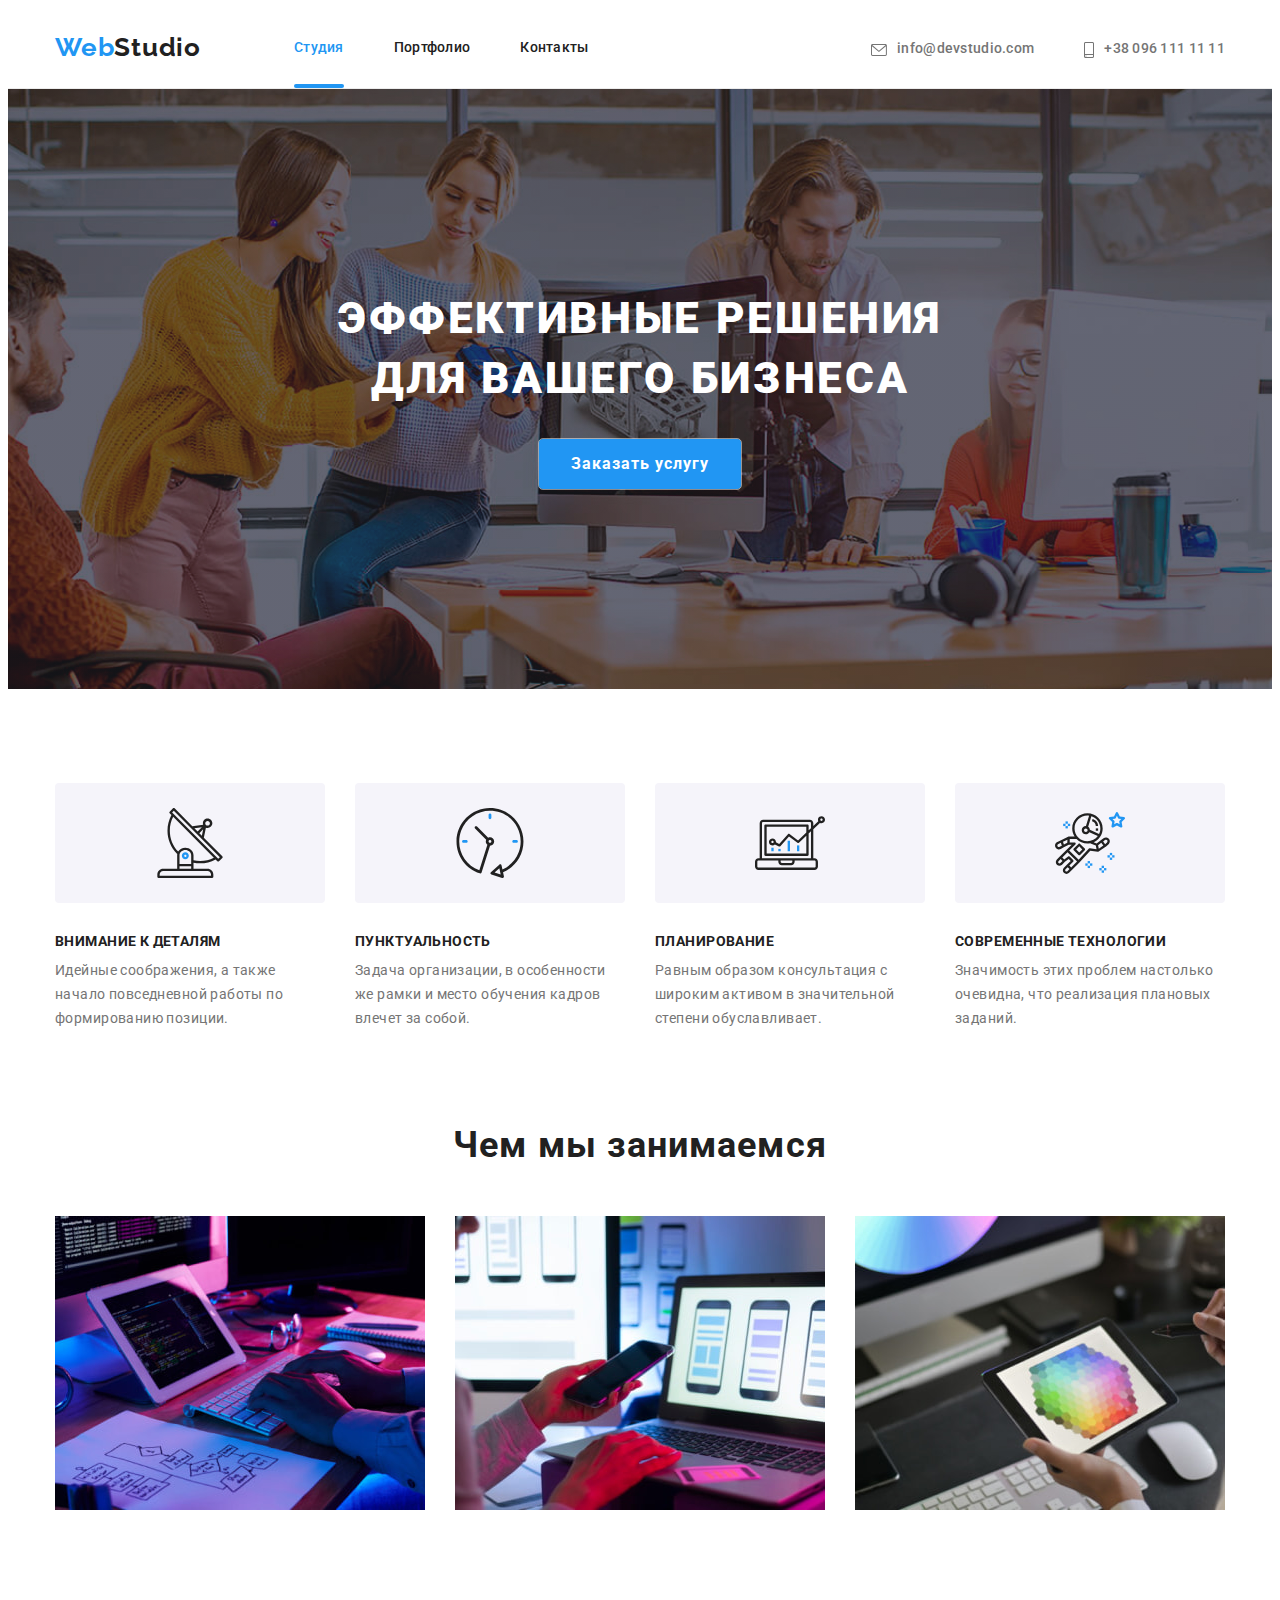
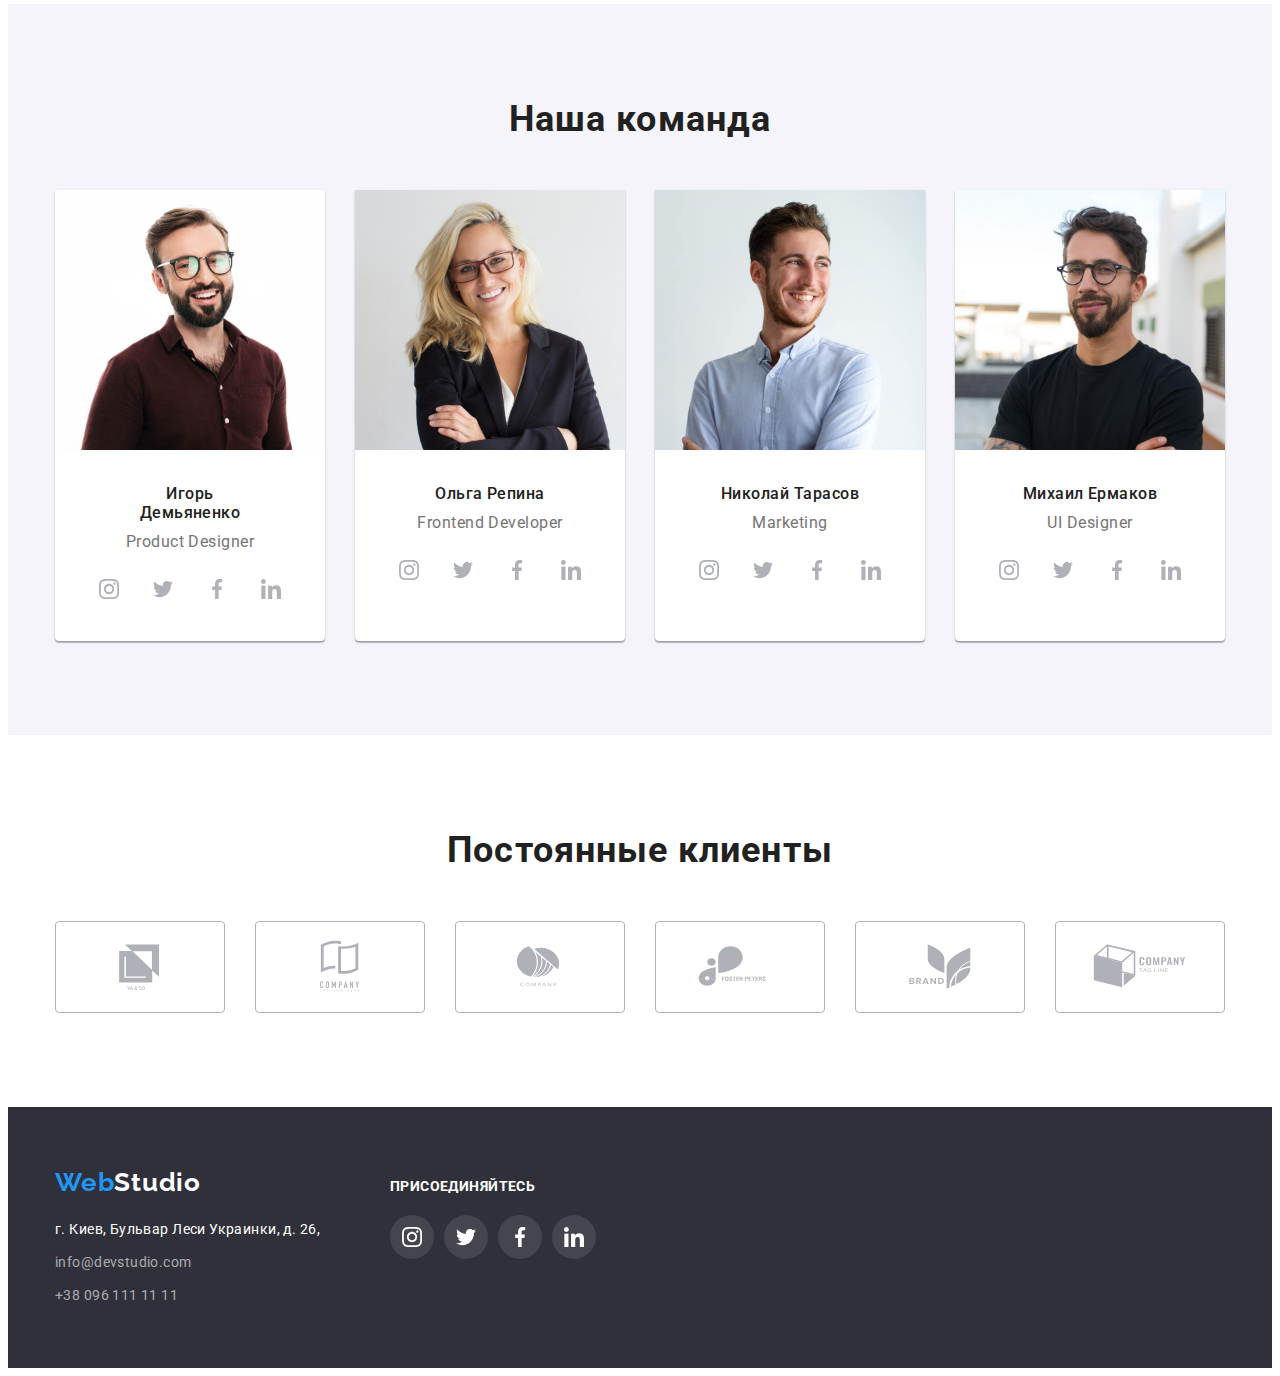
<file: index.html>
<!DOCTYPE html>
<html lang="en">
<head>
    <link rel="stylesheet" href="https://cdnjs.cloudflare.com/ajax/libs/modern-normalize/1.1.0/modern-normalize.min.css" integrity="sha512-wpPYUAdjBVSE4KJnH1VR1HeZfpl1ub8YT/NKx4PuQ5NmX2tKuGu6U/JRp5y+Y8XG2tV+wKQpNHVUX03MfMFn9Q==" crossorigin="anonymous" referrerpolicy="no-referrer" />
    <link rel="stylesheet" href="./styles/styles.css">
    <meta charset="UTF-8">
    <meta http-equiv="X-UA-Compatible" content="IE=edge">
    <meta name="viewport" content="width=device-width, initial-scale=1.0">
    <link rel="preconnect" href="https://fonts.googleapis.com"> 
    <link rel="preconnect" href="https://fonts.gstatic.com" crossorigin> 
    <link href="https://fonts.googleapis.com/css2?family=Raleway:wght@700&family=Roboto:wght@400;500;700;900&display=swap" rel="stylesheet">
    <title>Студия</title>
</head>
<body> 
    
    <header class="header">
        <div class="border">
        <div class="container">
            <!--logo-->
            <a href="./index.html" class="logo"><span class="logo-color">Web</span>Studio</a>
            <!--links header-->
            <nav class="nav">
                <ul class="nav-list">
                    <li class="nav-items"><a class="nav-link current" href="./index.html">Студия</a></li>
                    <li class="nav-items"><a class="nav-link" href="./portfolio.html" >Портфолио</a></li>
                    <li class="nav-items"><a class="nav-link" href="">Контакты</a></li>
                </ul>
            </nav>
            <!--contacts links-->
            
                <ul class="nav-contact">
                    <li class="contact-items"><a href="mailto:info@devstudio.com" class="nav-mail"><svg class="mail-icon">
                        <use href="images/symbol-defs.svg#icon-envelope-1"></use>
                    </svg>info@devstudio.com</a></li>
                    <li class="contact-items"><a href="tel:+380961111111" class="nav-tel"><svg class="tel-icon">
                        <use href="./images/symbol-defs.svg#icon-smartphone"></use>
                    </svg>+38 096 111 11 11</a></li>
                </ul>
            <!---->
        </div>
        </div>
    </header>
  
  <main>
      <section class="bg-head">
      <!--Head Text H1+button-->
        <div class="container">
            <div class="hero-contant">
                <h1 class="bg-head-title">Эффективные решения для вашего бизнеса</h1>
                <button class="bg-head-btn" type="button">Заказать услугу</button>
                
            </div>
        </div>
      </section>

      <section class="properties">
      <div class="container">    
        <!--Head text H2+text-->
        <ul class="properties-list">
            <li class="properties-item">
                    <svg class="properties-icon">
                    <use href="images/symbol-defs.svg#icon-antenna-1"></use>
                    </svg> 
                <h3 class="properties-title"> Внимание к деталям </h3>
                <p class="properties-text">Идейные соображения, а также начало повседневной работы по формированию позиции.</p>
                
            </li>

            <li class="properties-item">
                <svg class="properties-icon">
                    <use href="images/symbol-defs.svg#icon-clock-1"></use>
                    </svg> 
                <h3 class="properties-title">Пунктуальность</h3>
                <p class="properties-text">Задача организации, в особенности же рамки и место обучения кадров влечет за собой.</p>
            </li>
            <li class="properties-item">
                <svg class="properties-icon">
                    <use href="images/symbol-defs.svg#icon-diagram-1"></use>
                    </svg> 
                <h3 class="properties-title">Планирование</h3>
                <p class="properties-text">Равным образом консультация с широким активом в значительной степени обуславливает.</p>
            </li>
            <li class="properties-item">
                <svg class="properties-icon">
                    <use href="images/symbol-defs.svg#icon-astronaut-1"></use>
                    </svg> 
                <h3 class="properties-title">Современные технологии</h3>
                <p class="properties-text">Значимость этих проблем настолько очевидна, что реализация плановых заданий.</p>
            </li>
        </ul>
      </div>
    </section>
      <!--Images section-->
    <section class="work">
        <div class="container">
            <h2 class="work-title">Чем мы занимаемся</h2>
            <ul class="work-list">
                <li class="work-items"><img src="./images/box1.jpg" alt="услуга1" width="370" height="294"></li>
                <li class="work-items"><img src="./images/box2.jpg" alt="услуга2" width="370" height="294"></li>
                <li class="work-items"><img src="./images/box3.jpg" alt="услуга3" width="370" height="294"></li>
            </ul>
        </div>
    </section>
    <!--Section Team-->
    <section class="team">
        <div class="container">
            <h2 class="team-title">Наша команда</h2>
            <ul class="team-list">
                <li class="team-items">
                    <img class="team-img" src="./images/team1.jpg" alt="Игорь Демьяненко" width="270" height="260">
                    <div class="team-cards-text">
                    <h3 class="team-sub-title">Игорь Демьяненко</h3>
                    <p class="team-text">Product Designer</p>
                   <!--social link icons-->
                    <ul class="team-soc-list">
                        <li class="team-soc-item"><a href="" class="team-soc-link">
                            <svg class="team-soc-icon" width="20" height="20">
                                <use href="./images/symbol-defs.svg#icon-instagram-2"></use>
                            </svg>
                        </a></li>
                        <li class="team-soc-item"><a href="" class="team-soc-link">
                            <svg class="team-soc-icon" width="20" height="20">
                                <use href="./images/symbol-defs.svg#icon-twitter-1"></use>
                            </svg>
                        </a></li>
                        <li class="team-soc-item"><a href="" class="team-soc-link">
                            <svg class="team-soc-icon" width="20" height="20">
                                <use href="./images/symbol-defs.svg#icon-facebook-1"></use>
                            </svg>
                        </a></li>
                        <li class="team-soc-item"><a href="" class="team-soc-link">
                            <svg class="team-soc-icon" width="20" height="20">
                                <use href="./images/symbol-defs.svg#icon-linkedin-1"></use>
                            </svg>
                        </a></li>
                    </ul>  
                </div>  
                </li>
                <li class="team-items">
                    <img class="team-img" src="./images/team2.jpg" alt="Ольга Репина" width="270" height="260">
                    <div class="team-cards-text">
                    <h3 class="team-sub-title">Ольга Репина</h3>
                    <p class="team-text">Frontend Developer</p>

                    <ul class="team-soc-list">
                        <li class="team-soc-item"><a href="" class="team-soc-link">
                            <svg class="team-soc-icon" width="20" height="20">
                                <use href="./images/symbol-defs.svg#icon-instagram-2"></use>
                            </svg>
                        </a></li>
                        <li class="team-soc-item"><a href="" class="team-soc-link">
                            <svg class="team-soc-icon" width="20" height="20">
                                <use href="./images/symbol-defs.svg#icon-twitter-1"></use>
                            </svg>
                        </a></li>
                        <li class="team-soc-item"><a href="" class="team-soc-link">
                            <svg class="team-soc-icon" width="20" height="20">
                                <use href="./images/symbol-defs.svg#icon-facebook-1"></use>
                            </svg>
                        </a></li>
                        <li class="team-soc-item"><a href="" class="team-soc-link">
                            <svg class="team-soc-icon" width="20" height="20">
                                <use href="./images/symbol-defs.svg#icon-linkedin-1"></use>
                            </svg>
                        </a></li>
                    </ul>  
                    </div>
                </li>
                <li class="team-items">
                    <img class="team-img" src="./images/team3.jpg" alt="Николай Тарасов" width="270" height="260">
                    <div class="team-cards-text">
                    <h3 class="team-sub-title">Николай Тарасов</h3>
                    <p class="team-text">Marketing</p>

                    <ul class="team-soc-list">
                        <li class="team-soc-item"><a href="" class="team-soc-link">
                            <svg class="team-soc-icon" width="20" height="20">
                                <use href="./images/symbol-defs.svg#icon-instagram-2"></use>
                            </svg>
                        </a></li>
                        <li class="team-soc-item"><a href="" class="team-soc-link">
                            <svg class="team-soc-icon" width="20" height="20">
                                <use href="./images/symbol-defs.svg#icon-twitter-1"></use>
                            </svg>
                        </a></li>
                        <li class="team-soc-item"><a href="" class="team-soc-link">
                            <svg class="team-soc-icon" width="20" height="20">
                                <use href="./images/symbol-defs.svg#icon-facebook-1"></use>
                            </svg>
                        </a></li>
                        <li class="team-soc-item"><a href="" class="team-soc-link">
                            <svg class="team-soc-icon" width="20" height="20">
                                <use href="./images/symbol-defs.svg#icon-linkedin-1"></use>
                            </svg>
                        </a></li>
                    </ul>  
                    </div>
                </li>
                <li class="team-items">
                    <img class="team-img" src="./images/team4.jpg" alt="Михаил Ермаков" width="270" height="260">
                    <div class="team-cards-text">
                    <h3 class="team-sub-title">Михаил Ермаков</h3>
                    <p class="team-text">UI Designer</p>

                    <ul class="team-soc-list">
                        <li class="team-soc-item"><a href="" class="team-soc-link">
                            <svg class="team-soc-icon" width="20" height="20">
                                <use href="./images/symbol-defs.svg#icon-instagram-2"></use>
                            </svg>
                        </a></li>
                        <li class="team-soc-item"><a href="" class="team-soc-link">
                            <svg class="team-soc-icon" width="20" height="20">
                                <use href="./images/symbol-defs.svg#icon-twitter-1"></use>
                            </svg>
                        </a></li>
                        <li class="team-soc-item"><a href="" class="team-soc-link">
                            <svg class="team-soc-icon" width="20" height="20">
                                <use href="./images/symbol-defs.svg#icon-facebook-1"></use>
                            </svg>
                        </a></li>
                        <li class="team-soc-item"><a href="" class="team-soc-link">
                            <svg class="team-soc-icon" width="20" height="20">
                                <use href="./images/symbol-defs.svg#icon-linkedin-1"></use>
                            </svg>
                        </a></li>
                    </ul>  
                    </div>  
                </li>
            </ul>
        </div>
    </section>
    
    <section class="clients">
        <div class="container">
            <h2 class="clients-title">Постоянные клиенты</h2>
                <ul class="clients-logo-list">
                    <div class="client-block">
                        <li class="clients-logo-icon"><a href="" class="clients-logo-link">
                            <svg class="clients-icon">
                                <use href="images/symbol-defs.svg#icon-Logo-1"></use>
                                </svg> 
                        </a></li>
                        
                        <li class="clients-logo-icon"><a href="" class="clients-logo-link">
                            <svg class="clients-icon">
                                <use href="images/symbol-defs.svg#icon-Logo-2"></use>
                                </svg>
                        </a></li>
                        <li class="clients-logo-icon"><a href="" class="clients-logo-link">
                            <svg class="clients-icon">
                                <use href="images/symbol-defs.svg#icon-Logo-3"></use>
                                </svg>
                        </a></li>
                        <li class="clients-logo-icon"><a href="" class="clients-logo-link">
                            <svg class="clients-icon">
                                <use href="images/symbol-defs.svg#icon-Logo-4"></use>
                                </svg>
                        </a></li>
                        <li class="clients-logo-icon"><a href="" class="clients-logo-link">
                            <svg class="clients-icon">
                                <use href="images/symbol-defs.svg#icon-Logo-5"></use>
                                </svg>
                        </a></li>
                        <li class="clients-logo-icon"><a href="" class="clients-logo-link">
                            <svg class="clients-icon">
                                <use href="images/symbol-defs.svg#icon-Logo-6"></use>
                                </svg>
                        </a></li>
                    </div>
                </ul>   

    </section>
  </main>
  <!--footer-->
 <!--footer-->
 <footer>
    <div class="footer">  
        <div class="container footer-conatainer">
            <!--address-->
            <div class="address-footer">
                <a class="logo-footer" href="./index.html"><span class="logo-color">Web</span><span class="footer-logo-color">Studio</span></a>
                <address class="footer-address">
                    <ul>
                        <li class="footer-items"><p class="footer-text">г. Киев, Бульвар Леси Украинки, д. 26,</p></li>
                        <li class="footer-items"><a href="mailto:info@devstudio.com" class="footer-mail">info@devstudio.com</a></li>
                        <li class="footer-items"><a href="tel:+380961111111" class="footer-tel">+38 096 111 11 11</a></li>
                    </ul>
                </address>
            </div>
            <div class="social-footer">
                <h2 class="social-footer-text">Присоединяйтесь</h2>
                <ul class="soc-footer-list">
                    <li class="soc-footer-item"><a href="" class="soc-footer-link">
                        <svg class="soc-footer-icon" width="20" height="20">
                            <use href="./images/symbol-defs.svg#icon-instagram-2"></use>
                        </svg>
                    </a></li>
                    <li class="soc-footer-item"><a href="" class="soc-footer-link">
                        <svg class="soc-footer-icon" width="20" height="20">
                            <use href="./images/symbol-defs.svg#icon-twitter-1"></use>
                        </svg>
                    </a></li>
                    <li class="soc-footer-item"><a href="" class="soc-footer-link">
                        <svg class="soc-footer-icon" width="20" height="20">
                            <use href="./images/symbol-defs.svg#icon-facebook-1"></use>
                        </svg>
                    </a></li>
                    <li class="soc-footer-item"><a href="" class="soc-footer-link">
                        <svg class="soc-footer-icon" width="20" height="20">
                            <use href="./images/symbol-defs.svg#icon-linkedin-1"></use>
                        </svg>
                    </a></li>
                </ul>
            </div>   
        </div>
    </div>
  </footer>
</body>
</html>
<!--test comment 1-->
</file>
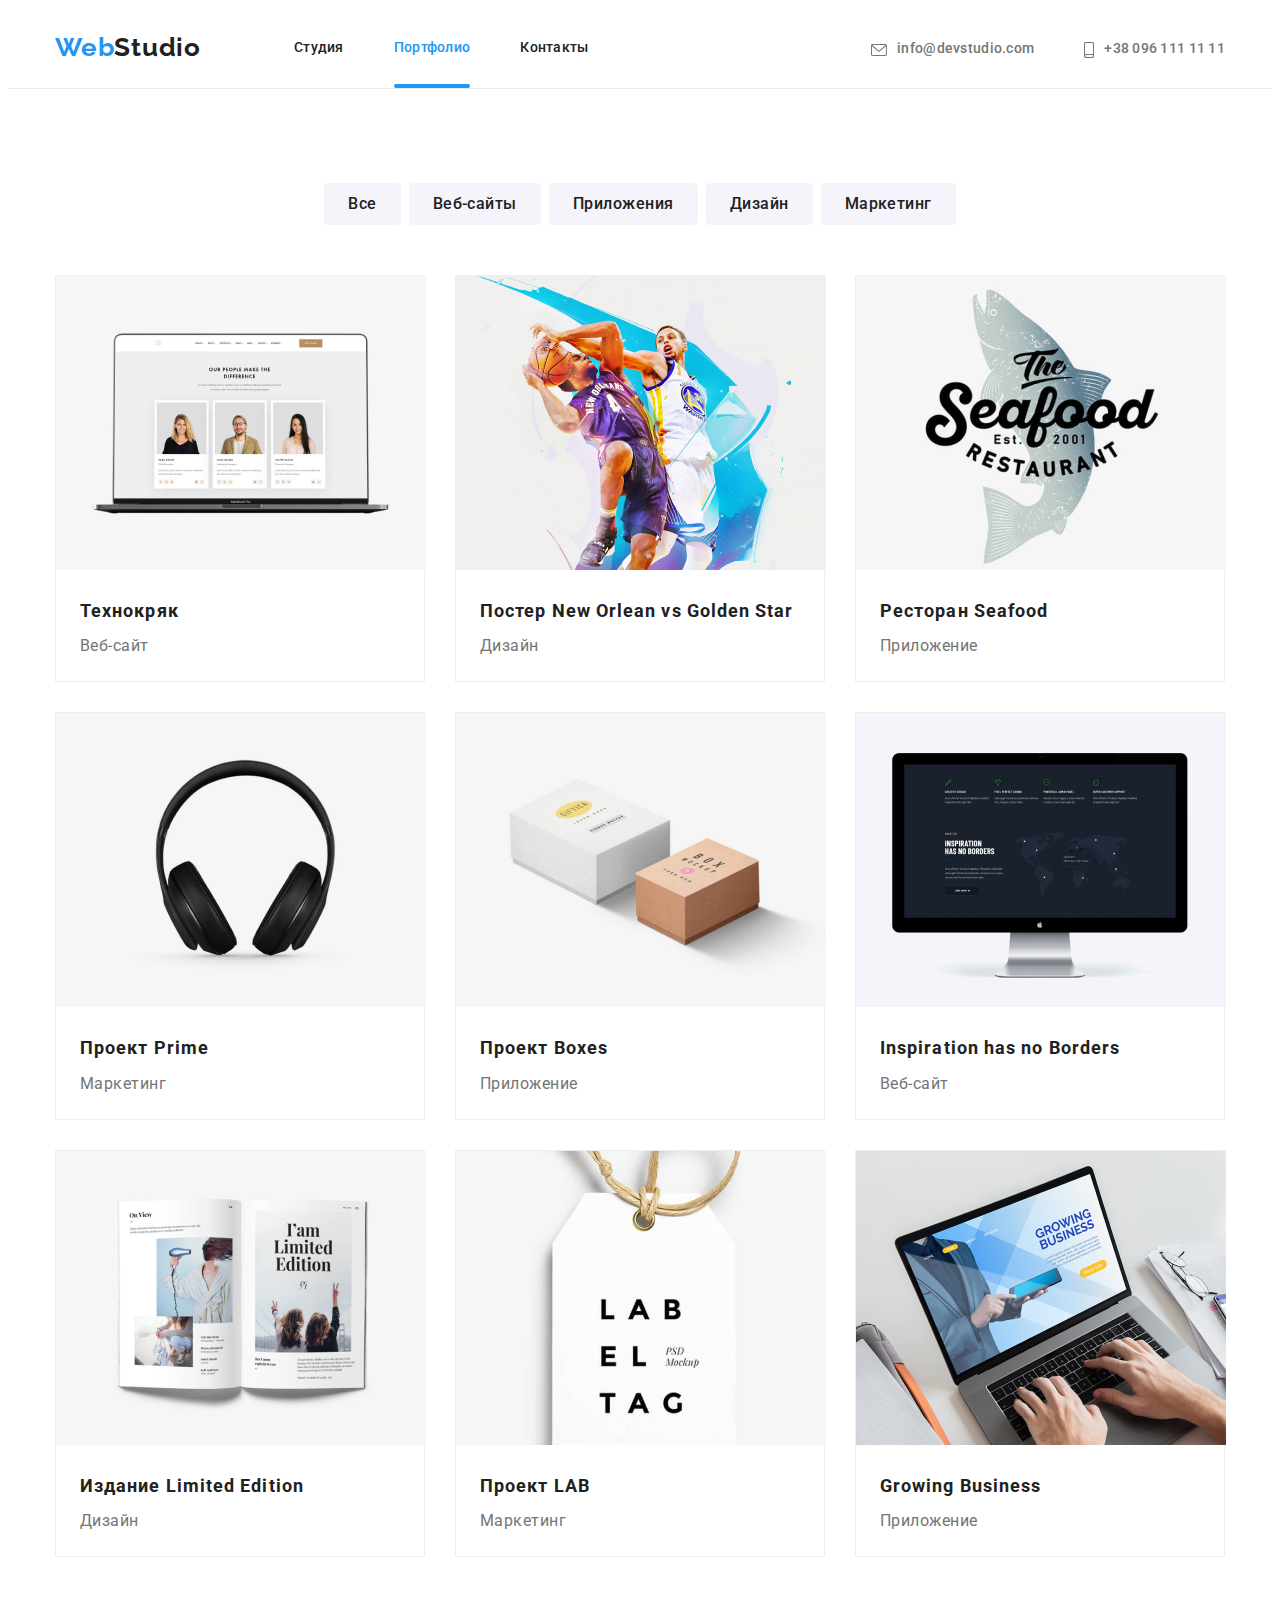
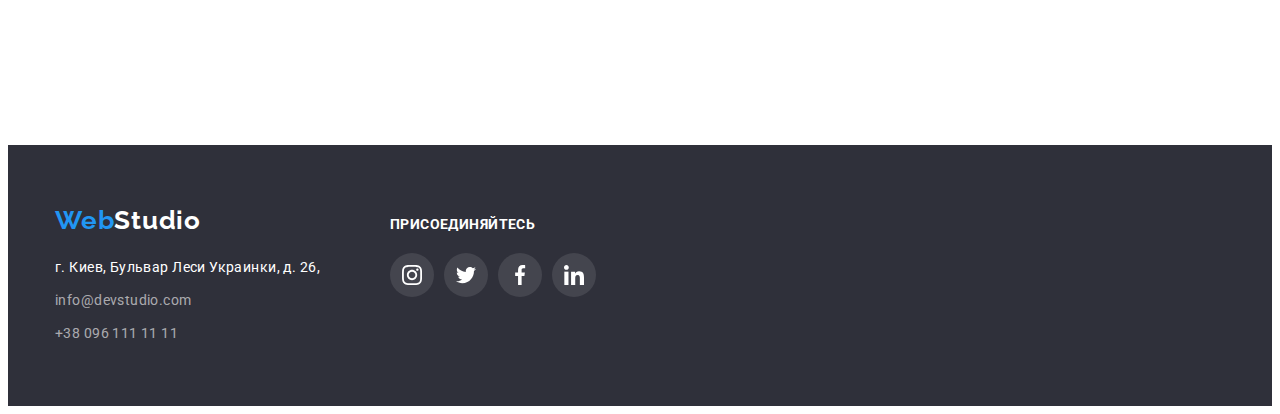
<file: portfolio.html>
<!DOCTYPE html>
<html lang="en">
<head>
    <link rel="stylesheet" href="https://cdnjs.cloudflare.com/ajax/libs/modern-normalize/1.1.0/modern-normalize.min.css" integrity="sha512-wpPYUAdjBVSE4KJnH1VR1HeZfpl1ub8YT/NKx4PuQ5NmX2tKuGu6U/JRp5y+Y8XG2tV+wKQpNHVUX03MfMFn9Q==" crossorigin="anonymous" referrerpolicy="no-referrer" />
    <link rel="stylesheet" href="./styles/styles.css">
    <meta charset="UTF-8">
    <meta http-equiv="X-UA-Compatible" content="IE=edge">
    <meta name="viewport" content="width=device-width, initial-scale=1.0">
    <link rel="preconnect" href="https://fonts.googleapis.com"> 
    <link rel="preconnect" href="https://fonts.gstatic.com" crossorigin> 
    <link href="https://fonts.googleapis.com/css2?family=Raleway:wght@700&family=Roboto:wght@400;500;700;900&display=swap" rel="stylesheet">
    <title>Portfolio</title>
</head>
<body>
    <header class="header">
        <div class="border">
        <div class="container">
            <!--logo-->
            <a href="./index.html" class="logo"><span class="logo-color">Web</span>Studio</a>
            <!--links header-->
            <nav class="nav">
                <ul class="nav-list">
                    <li class="nav-items"><a class="nav-link" href="./index.html">Студия</a></li>
                    <li class="nav-items"><a class="nav-link current" href="./portfolio.html" >Портфолио</a></li>
                    <li class="nav-items"><a class="nav-link" href="">Контакты</a></li>
                </ul>
            </nav>
            <!--contacts links-->
            
            <ul class="nav-contact">
                <li class="contact-items"><a href="mailto:info@devstudio.com" class="nav-mail"><svg class="mail-icon">
                    <use href="images/symbol-defs.svg#icon-envelope-1"></use>
                </svg>info@devstudio.com</a></li>
                <li class="contact-items"><a href="tel:+380961111111" class="nav-tel"><svg class="tel-icon">
                    <use href="./images/symbol-defs.svg#icon-smartphone"></use>
                </svg>+38 096 111 11 11</a></li>
            </ul>
            
        </div>
        </div>
    </header>

    <main>
        <div class="portfolio">
        <section class="container">
        <!--hidden H1-->
            <h1 class="hidden">Портфолио страницы</h1>
            <!--radio-btn-->
                <ul class="radio-button-list">
                    <li class="radio-button-items"><button type="button" class="button">Все</button></li>
                    <li class="radio-button-items"><button type="button" class="button">Веб-сайты</button></li>
                    <li class="radio-button-items"><button type="button" class="button">Приложения</button></li>
                    <li class="radio-button-items"><button type="button" class="button">Дизайн</button></li>
                    <li class="radio-button-items"><button type="button" class="button">Маркетинг</button></li>
                </ul>
        </section>
        <!--cards-->
        <section class="container">
                <ul class="cards-list">
                    <li class="cards-items">
                        <a href="#">
                        <img class="img-portfolio" src="./images/img.jpg" alt="Технокряк" width="370" height="294">
                        <div class="cards-text">
                            <h2 class="cards-title">Технокряк</h2>
                            <p class="cards-sub-title">Веб-сайт</p>
                        </div>    
                        </a>
                    </li>
                    <li class="cards-items">
                        <a href="#">
                        <img src="./images/img-1.jpg" alt="Постер New Orlean vs Golden Star" width="370" height="294">
                        <div class="cards-text">
                        <h2 class="cards-title">Постер New Orlean vs Golden Star</h2>
                        <p class="cards-sub-title">Дизайн</p>
                        </div>    
                    </a>
                    </li>
                    <li class="cards-items">
                        <a href="#">
                        <img src="./images/img-2.jpg" alt="Ресторан Seafood" width="370" height="294">
                        <div class="cards-text">
                        <h2 class="cards-title">Ресторан Seafood</h2>
                        <p class="cards-sub-title">Приложение</p>
                        </div>
                    </a>
                    </li>
                    <li class="cards-items">
                        <a href="#">
                        <img src="./images/img-3.jpg" alt="Проект Prime" width="370" height="294" >
                        <div class="cards-text">
                        <h2 class="cards-title">Проект Prime</h2>
                        <p class="cards-sub-title">Маркетинг</p>
                        </div>    
                    </a>
                    </li>
                    <li class="cards-items">
                        <a href="#">
                        <img src="./images/img-4.jpg" alt="Проект Boxes" width="370" height="294">
                        <div class="cards-text">
                        <h2 class="cards-title">Проект Boxes</h2>
                        <p class="cards-sub-title">Приложение</p>
                        </div>    
                    </a>
                    </li>
                    <li class="cards-items">
                        <a href="#">
                        <img src="./images/img-5.jpg" alt="Inspiration has no Borders" width="370" height="294">
                        <div class="cards-text">
                        <h2 class="cards-title">Inspiration has no Borders</h2>
                        <p class="cards-sub-title">Веб-сайт</p>
                        </div>    
                    </a>
                    </li>
                    <li class="cards-items">
                        <a href="#">
                        <img src="./images/img-6.jpg" alt="Издание Limited Edition" width="370" height="294">
                        <div class="cards-text">
                        <h2 class="cards-title">Издание Limited Edition</h2>
                        <p class="cards-sub-title">Дизайн</p>
                        </div>    
                    </a>
                    </li>
                    <li class="cards-items">
                        <a href="#">
                        <img src="./images/img-7.jpg" alt="Проект LAB" width="370" height="294">
                        <div class="cards-text">
                        <h2 class="cards-title">Проект LAB</h2>
                        <p class="cards-sub-title">Маркетинг</p>
                        </div>    
                    </a>
                    
                    </li>
                    <li class="cards-items">
                        <a href="#">
                        <img src="./images/img-8.jpg" alt="Growing Business" width="370" height="294">
                        <div class="cards-text">
                        <h2 class="cards-title">Growing Business</h2>
                        <p class="cards-sub-title">Приложение</p>
                        </div>    
                    </a>
                    </li>
                </ul>
        </section>  
        </div>
        
    </main>     
    <!--footer-->
    <footer>
        <div class="footer">  
            <div class="container footer-conatainer">
                <!--address-->
                <div class="address-footer">
                    <a class="logo-footer" href="./index.html"><span class="logo-color">Web</span><span class="footer-logo-color">Studio</span></a>
                    <address class="footer-address">
                        <ul>
                            <li class="footer-items"><p class="footer-text">г. Киев, Бульвар Леси Украинки, д. 26,</p></li>
                            <li class="footer-items"><a href="mailto:info@devstudio.com" class="footer-mail">info@devstudio.com</a></li>
                            <li class="footer-items"><a href="tel:+380961111111" class="footer-tel">+38 096 111 11 11</a></li>
                        </ul>
                    </address>
                </div>
                <div class="social-footer">
                    <h2 class="social-footer-text">Присоединяйтесь</h2>
                    <ul class="soc-footer-list">
                        <li class="soc-footer-item"><a href="" class="soc-footer-link">
                            <svg class="soc-footer-icon" width="20" height="20">
                                <use href="./images/symbol-defs.svg#icon-instagram-2"></use>
                            </svg>
                        </a></li>
                        <li class="soc-footer-item"><a href="" class="soc-footer-link">
                            <svg class="soc-footer-icon" width="20" height="20">
                                <use href="./images/symbol-defs.svg#icon-twitter-1"></use>
                            </svg>
                        </a></li>
                        <li class="soc-footer-item"><a href="" class="soc-footer-link">
                            <svg class="soc-footer-icon" width="20" height="20">
                                <use href="./images/symbol-defs.svg#icon-facebook-1"></use>
                            </svg>
                        </a></li>
                        <li class="soc-footer-item"><a href="" class="soc-footer-link">
                            <svg class="soc-footer-icon" width="20" height="20">
                                <use href="./images/symbol-defs.svg#icon-linkedin-1"></use>
                            </svg>
                        </a></li>
                    </ul>
                </div>   
            </div>
        </div>
      </footer>
</body>
</html>
</file>
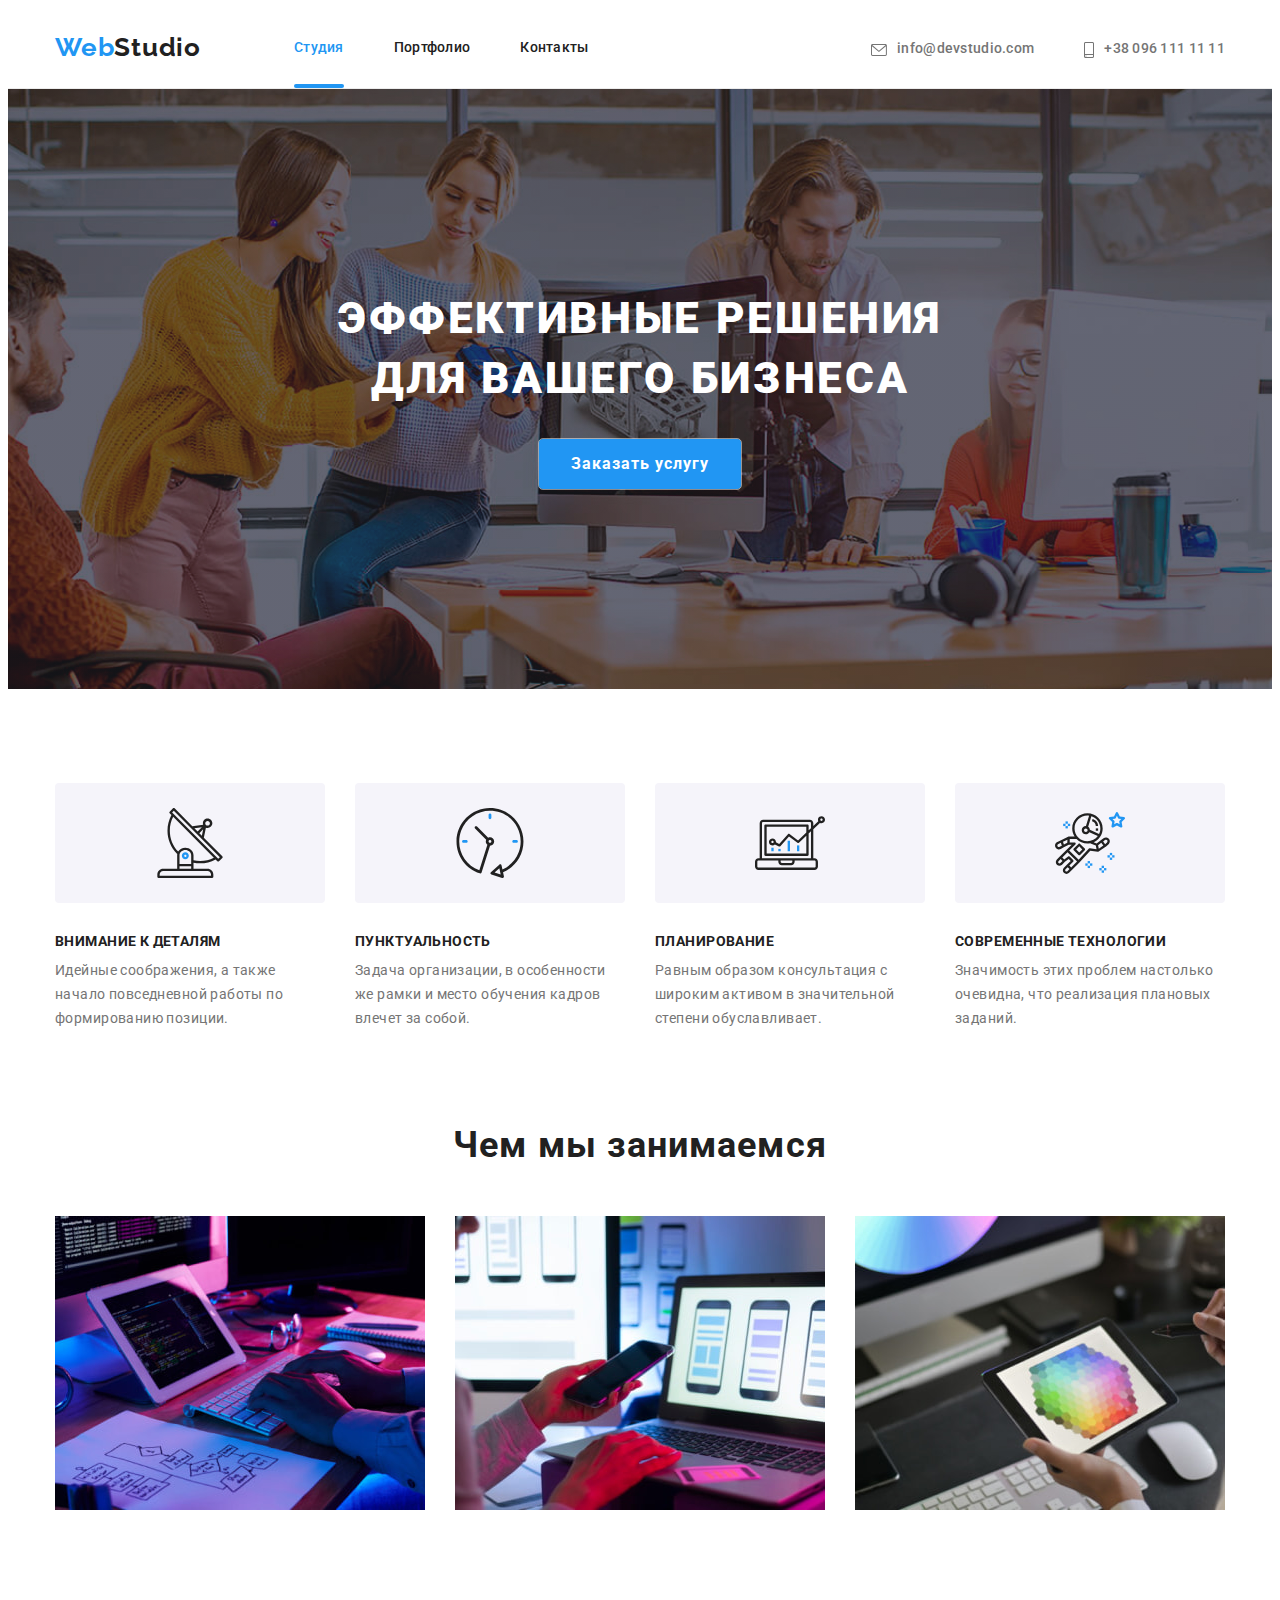
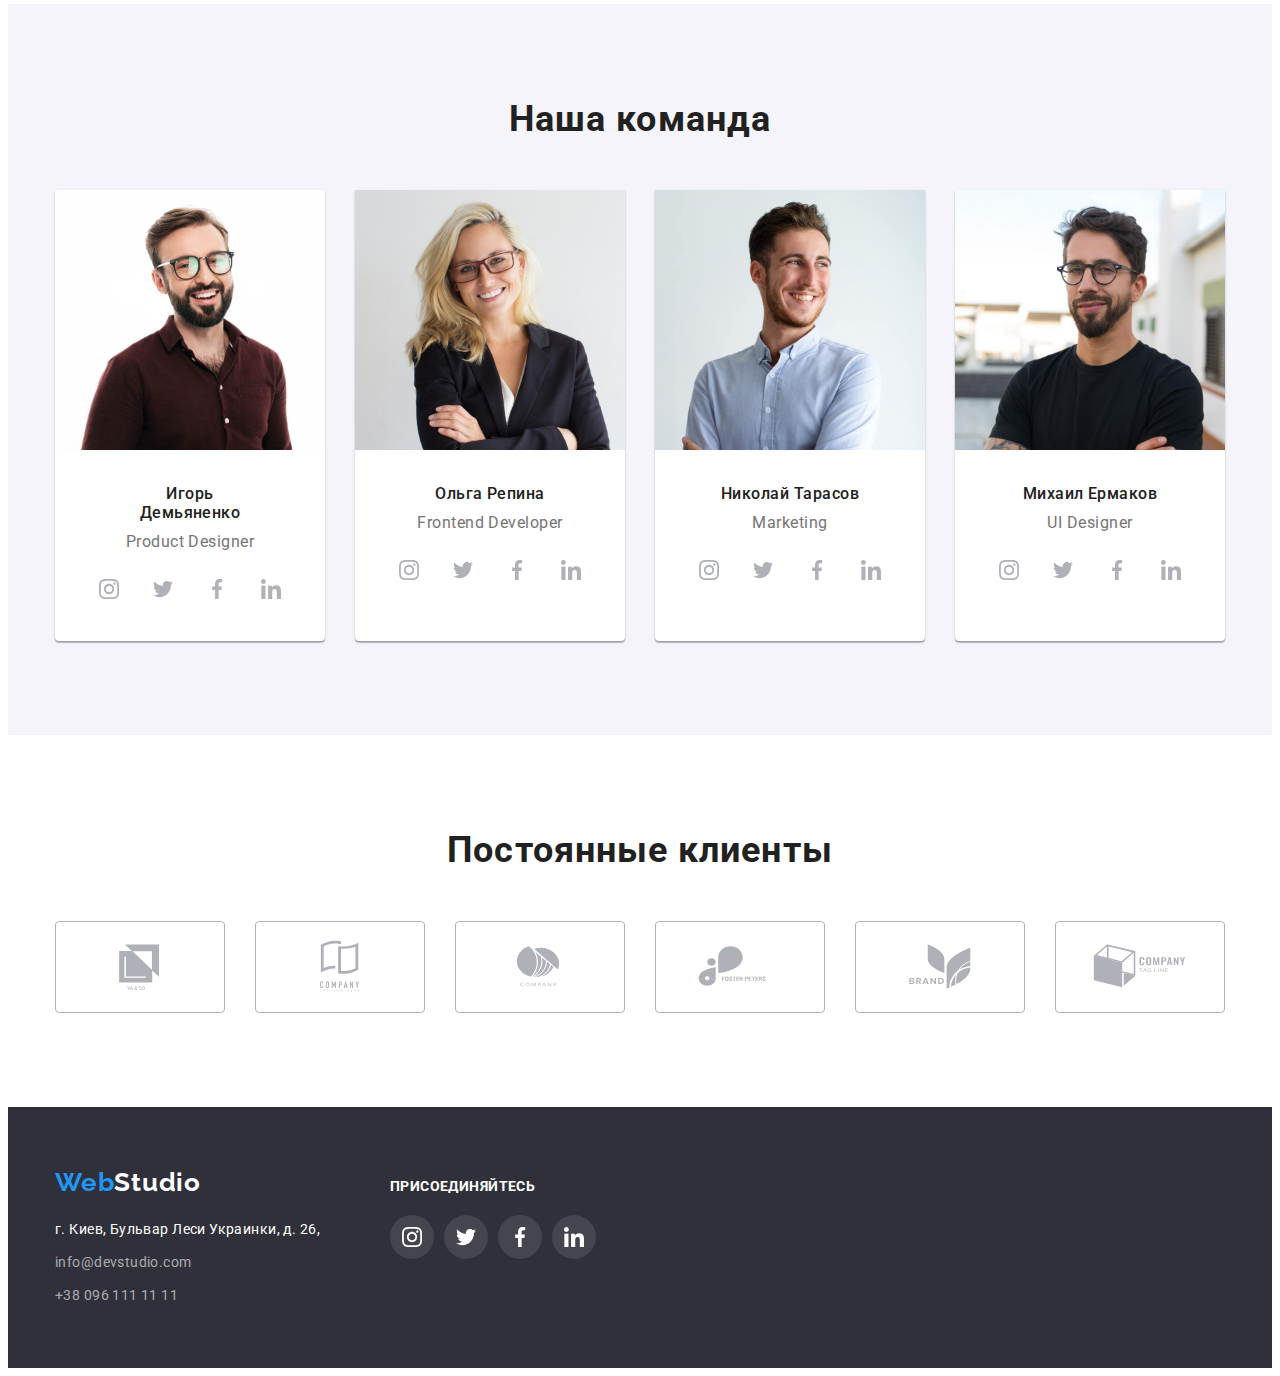
<file: test.html>
<!DOCTYPE html>
<html lang="en">
<head>
    <link rel="stylesheet" href="https://cdnjs.cloudflare.com/ajax/libs/modern-normalize/1.1.0/modern-normalize.min.css" integrity="sha512-wpPYUAdjBVSE4KJnH1VR1HeZfpl1ub8YT/NKx4PuQ5NmX2tKuGu6U/JRp5y+Y8XG2tV+wKQpNHVUX03MfMFn9Q==" crossorigin="anonymous" referrerpolicy="no-referrer" />
    <link rel="stylesheet" href="./styles/styles.css">
    <meta charset="UTF-8">
    <meta http-equiv="X-UA-Compatible" content="IE=edge">
    <meta name="viewport" content="width=device-width, initial-scale=1.0">
    <link rel="preconnect" href="https://fonts.googleapis.com"> 
    <link rel="preconnect" href="https://fonts.gstatic.com" crossorigin> 
    <link href="https://fonts.googleapis.com/css2?family=Raleway:wght@700&family=Roboto:wght@400;500;700;900&display=swap" rel="stylesheet">
    <title>Студия</title>
</head>
<body>
    <header class="header">
        <div class="border">
        <div class="container">
            <!--logo-->
            <a href="./index.html" class="logo"><span class="logo-color">Web</span>Studio</a>
            <!--links header-->
            <nav class="nav">
                <ul class="nav-list">
                    <li class="nav-items"><a href="./index.html" class="nav-link current">Студия</a></li>
                    <li class="nav-items"><a class="nav-link" href="./portfolio.html" >Портфолио</a></li>
                    <li class="nav-items"><a class="nav-link" href="">Контакты</a></li>
                </ul>
            </nav>
            <!--contacts links-->
            
                <ul class="nav-contact">
                    <li class="contact-items"><a href="mailto:info@devstudio.com" class="nav-mail"><svg class="mail-icon">
                        <use href="images/symbol-defs.svg#icon-envelope-1"></use>
                    </svg>info@devstudio.com</a></li>
                    <li class="contact-items"><a href="tel:+380961111111" class="nav-tel"><svg class="tel-icon">
                        <use href="./images/symbol-defs.svg#icon-smartphone"></use>
                    </svg>+38 096 111 11 11</a></li>
                </ul>
            <!---->
        </div>
        </div>
    </header>
  
  <main>
      <section class="bg-head">
      <!--Head Text H1+button-->
        <div class="container">
            <div class="hero-contant">
                <h1 class="bg-head-title">Эффективные решения для вашего бизнеса</h1>
                <button class="bg-head-btn" type="button">Заказать услугу</button>
                
            </div>
        </div>
      </section>

      <section class="properties">
      <div class="container">    
        <!--Head text H2+text-->
        <ul class="properties-list">
            <li class="properties-item">
                    <svg class="properties-icon">
                    <use href="images/symbol-defs.svg#icon-antenna-1"></use>
                    </svg> 
                <h3 class="properties-title"> Внимание к деталям </h3>
                <p class="properties-text">Идейные соображения, а также начало повседневной работы по формированию позиции.</p>
                
            </li>

            <li class="properties-item">
                <svg class="properties-icon">
                    <use href="images/symbol-defs.svg#icon-clock-1"></use>
                    </svg> 
                <h3 class="properties-title">Пунктуальность</h3>
                <p class="properties-text">Задача организации, в особенности же рамки и место обучения кадров влечет за собой.</p>
            </li>
            <li class="properties-item">
                <svg class="properties-icon">
                    <use href="images/symbol-defs.svg#icon-diagram-1"></use>
                    </svg> 
                <h3 class="properties-title">Планирование</h3>
                <p class="properties-text">Равным образом консультация с широким активом в значительной степени обуславливает.</p>
            </li>
            <li class="properties-item">
                <svg class="properties-icon">
                    <use href="images/symbol-defs.svg#icon-astronaut-1"></use>
                    </svg> 
                <h3 class="properties-title">Современные технологии</h3>
                <p class="properties-text">Значимость этих проблем настолько очевидна, что реализация плановых заданий.</p>
            </li>
        </ul>
      </div>
    </section>
      <!--Images section-->
    <section class="work">
        <div class="container">
            <h2 class="work-title">Чем мы занимаемся</h2>
            <ul class="work-list">
                <li class="work-items"><img src="./images/box1.jpg" alt="услуга1" width="370" height="294"></li>
                <li class="work-items"><img src="./images/box2.jpg" alt="услуга2" width="370" height="294"></li>
                <li class="work-items"><img src="./images/box3.jpg" alt="услуга3" width="370" height="294"></li>
            </ul>
        </div>
    </section>
    <!--Section Team-->
    <section class="team">
        <div class="container">
            <h2 class="team-title">Наша команда</h2>
            <ul class="team-list">
                <li class="team-items">
                    <img class="team-img" src="./images/team1.jpg" alt="Игорь Демьяненко" width="270" height="260">
                    <div class="team-cards-text">
                    <h3 class="team-sub-title">Игорь Демьяненко</h3>
                    <p class="team-text">Product Designer</p>
                   <!--social link icons-->
                    <ul class="team-soc-list">
                        <li class="team-soc-item"><a href="" class="team-soc-link">
                            <svg class="team-soc-icon" width="20" height="20">
                                <use href="./images/symbol-defs.svg#icon-instagram-2"></use>
                            </svg>
                        </a></li>
                        <li class="team-soc-item"><a href="" class="team-soc-link">
                            <svg class="team-soc-icon" width="20" height="20">
                                <use href="./images/symbol-defs.svg#icon-twitter-1"></use>
                            </svg>
                        </a></li>
                        <li class="team-soc-item"><a href="" class="team-soc-link">
                            <svg class="team-soc-icon" width="20" height="20">
                                <use href="./images/symbol-defs.svg#icon-facebook-1"></use>
                            </svg>
                        </a></li>
                        <li class="team-soc-item"><a href="" class="team-soc-link">
                            <svg class="team-soc-icon" width="20" height="20">
                                <use href="./images/symbol-defs.svg#icon-linkedin-1"></use>
                            </svg>
                        </a></li>
                    </ul>  
                </div>  
                </li>
                <li class="team-items">
                    <img class="team-img" src="./images/team2.jpg" alt="Ольга Репина" width="270" height="260">
                    <div class="team-cards-text">
                    <h3 class="team-sub-title">Ольга Репина</h3>
                    <p class="team-text">Frontend Developer</p>

                    <ul class="team-soc-list">
                        <li class="team-soc-item"><a href="" class="team-soc-link">
                            <svg class="team-soc-icon" width="20" height="20">
                                <use href="./images/symbol-defs.svg#icon-instagram-2"></use>
                            </svg>
                        </a></li>
                        <li class="team-soc-item"><a href="" class="team-soc-link">
                            <svg class="team-soc-icon" width="20" height="20">
                                <use href="./images/symbol-defs.svg#icon-twitter-1"></use>
                            </svg>
                        </a></li>
                        <li class="team-soc-item"><a href="" class="team-soc-link">
                            <svg class="team-soc-icon" width="20" height="20">
                                <use href="./images/symbol-defs.svg#icon-facebook-1"></use>
                            </svg>
                        </a></li>
                        <li class="team-soc-item"><a href="" class="team-soc-link">
                            <svg class="team-soc-icon" width="20" height="20">
                                <use href="./images/symbol-defs.svg#icon-linkedin-1"></use>
                            </svg>
                        </a></li>
                    </ul>  
                    </div>
                </li>
                <li class="team-items">
                    <img class="team-img" src="./images/team3.jpg" alt="Николай Тарасов" width="270" height="260">
                    <div class="team-cards-text">
                    <h3 class="team-sub-title">Николай Тарасов</h3>
                    <p class="team-text">Marketing</p>

                    <ul class="team-soc-list">
                        <li class="team-soc-item"><a href="" class="team-soc-link">
                            <svg class="team-soc-icon" width="20" height="20">
                                <use href="./images/symbol-defs.svg#icon-instagram-2"></use>
                            </svg>
                        </a></li>
                        <li class="team-soc-item"><a href="" class="team-soc-link">
                            <svg class="team-soc-icon" width="20" height="20">
                                <use href="./images/symbol-defs.svg#icon-twitter-1"></use>
                            </svg>
                        </a></li>
                        <li class="team-soc-item"><a href="" class="team-soc-link">
                            <svg class="team-soc-icon" width="20" height="20">
                                <use href="./images/symbol-defs.svg#icon-facebook-1"></use>
                            </svg>
                        </a></li>
                        <li class="team-soc-item"><a href="" class="team-soc-link">
                            <svg class="team-soc-icon" width="20" height="20">
                                <use href="./images/symbol-defs.svg#icon-linkedin-1"></use>
                            </svg>
                        </a></li>
                    </ul>  
                    </div>
                </li>
                <li class="team-items">
                    <img class="team-img" src="./images/team4.jpg" alt="Михаил Ермаков" width="270" height="260">
                    <div class="team-cards-text">
                    <h3 class="team-sub-title">Михаил Ермаков</h3>
                    <p class="team-text">UI Designer</p>

                    <ul class="team-soc-list">
                        <li class="team-soc-item"><a href="" class="team-soc-link">
                            <svg class="team-soc-icon" width="20" height="20">
                                <use href="./images/symbol-defs.svg#icon-instagram-2"></use>
                            </svg>
                        </a></li>
                        <li class="team-soc-item"><a href="" class="team-soc-link">
                            <svg class="team-soc-icon" width="20" height="20">
                                <use href="./images/symbol-defs.svg#icon-twitter-1"></use>
                            </svg>
                        </a></li>
                        <li class="team-soc-item"><a href="" class="team-soc-link">
                            <svg class="team-soc-icon" width="20" height="20">
                                <use href="./images/symbol-defs.svg#icon-facebook-1"></use>
                            </svg>
                        </a></li>
                        <li class="team-soc-item"><a href="" class="team-soc-link">
                            <svg class="team-soc-icon" width="20" height="20">
                                <use href="./images/symbol-defs.svg#icon-linkedin-1"></use>
                            </svg>
                        </a></li>
                    </ul>  
                    </div>  
                </li>
            </ul>
        </div>
    </section>
    <section class="clients">
        <div class="container">
            <h2 class="clients-title">Постоянные клиенты</h2>
                <ul class="clients-logo-list">
                        <div class="client-block">
                        <li class="clients-logo-icon"><a href="" class="clients-logo-link">
                            <svg class="clients-icon" width="41" height="47">
                                <use href="images/symbol-defs.svg#icon-Logo-1"></use>
                                </svg> 
                        </a></li>
                        
                        <li class="clients-logo-icon"><a href="" class="clients-logo-link">
                            <svg class="clients-icon" width="40" height="52">
                                <use href="images/symbol-defs.svg#icon-Logo-2"></use>
                                </svg>
                        </a></li>
                        <li class="clients-logo-icon"><a href="" class="clients-logo-link">
                            <svg class="clients-icon" width="43" height="41">
                                <use href="images/symbol-defs.svg#icon-Logo-3"></use>
                                </svg>
                        </a></li>
                        <li class="clients-logo-icon"><a href="" class="clients-logo-link">
                            <svg class="clients-icon" width="84" height="41">
                                <use href="images/symbol-defs.svg#icon-Logo-4"></use>
                                </svg>
                        </a></li>
                        <li class="clients-logo-icon"><a href="" class="clients-logo-link">
                            <svg class="clients-icon" width="63" height="45">
                                <use href="images/symbol-defs.svg#icon-Logo-5"></use>
                                </svg>
                        </a></li>
                        <li class="clients-logo-icon"><a href="" class="clients-logo-link">
                            <svg class="clients-icon" width="94" height="44">
                                <use href="images/symbol-defs.svg#icon-Logo-6"></use>
                                </svg>
                        </a></li>
                    </div>
                </ul>   

    </section>
  </main>
  <!--footer-->
 <!--footer-->
 <footer>
    <div class="footer">  
        <div class="container footer-conatainer">
            <!--address-->
            <div class="address-footer">
                <a class="logo-footer" href="./index.html"><span class="logo-color">Web</span><span class="footer-logo-color">Studio</span></a>
                <address class="footer-address">
                    <ul>
                        <li class="footer-items"><p class="footer-text">г. Киев, Бульвар Леси Украинки, д. 26,</p></li>
                        <li class="footer-items"><a href="mailto:info@devstudio.com" class="footer-mail">info@devstudio.com</a></li>
                        <li class="footer-items"><a href="tel:+380961111111" class="footer-tel">+38 096 111 11 11</a></li>
                    </ul>
                </address>
            </div>
            <div class="social-footer">
                <h2 class="social-footer-text">Присоединяйтесь</h2>
                <ul class="soc-footer-list">
                    <li class="soc-footer-item"><a href="" class="soc-footer-link">
                        <svg class="soc-footer-icon" width="20" height="20">
                            <use href="./images/symbol-defs.svg#icon-instagram-2"></use>
                        </svg>
                    </a></li>
                    <li class="soc-footer-item"><a href="" class="soc-footer-link">
                        <svg class="soc-footer-icon" width="20" height="20">
                            <use href="./images/symbol-defs.svg#icon-twitter-1"></use>
                        </svg>
                    </a></li>
                    <li class="soc-footer-item"><a href="" class="soc-footer-link">
                        <svg class="soc-footer-icon" width="20" height="20">
                            <use href="./images/symbol-defs.svg#icon-facebook-1"></use>
                        </svg>
                    </a></li>
                    <li class="soc-footer-item"><a href="" class="soc-footer-link">
                        <svg class="soc-footer-icon" width="20" height="20">
                            <use href="./images/symbol-defs.svg#icon-linkedin-1"></use>
                        </svg>
                    </a></li>
                </ul>
            </div>   
        </div>
    </div>
  </footer>
</body>
</html>
<!--test comment-->
</file>
<file: styles/styles.css>
html{
    box-sizing: border-box;
}

*,
*::before,
*::after {
    box-sizing: border-box;
}

:root {
--main-color: #2196F3;
--secondary-link-color: #757575;
--main-text-color: #212121;
--background-color-white: #ffffff;
}
body {
    font-family: "Roboto" , Tahoma, sans-serif;
    background: var(--background-color-white);
}
/*hidden h1 to portfolio page*/
.hidden {
    visibility: hidden;
    display: none;
}

p,h1,h2,h3,h4,h5,h6 {
    margin: 0;
}
ul, ol {
    padding-left: 0;
    margin: 0;
}
button {
    cursor: pointer;
}

.container {
    width: 1200px;
    padding-left: 15px;
    padding-right: 15px;
    margin: 0 auto;
}
/*header*/

.header {
    padding-top: 0;
}
.border {
    border-bottom: 1px solid #ECECEC;
}


.header .container {
    display: flex;
    align-items: center;
}

/*logo*/
.logo-color{
    color: var(--main-color);
}
.logo, .logo-footer{
    font-family: 'Raleway';
    font-style: normal;
    font-weight: 700;
    font-size: 26px;
    line-height: 1.19;
    letter-spacing: 0.03em;
    color: var(--main-text-color);
    padding-top: 24px;
    padding-bottom: 25px;
    margin-right: 93px;

}
/*contact link*/
a{
    text-decoration: none;
}
ul, ol {
    list-style: none;
}

.nav-list {
    display: flex;
    
}

.nav-items:not(:last-child) {
    margin-right: 50px;

}

.nav-link {
    font-weight: 500;
    font-size: 14px;
    line-height: 1.14;
    letter-spacing: 0.02em;
    color: var(--main-text-color);
    position: relative;
    display: block;
    padding-top: 32px;
    padding-bottom: 32px;
    transition: color 250ms cubic-bezier(0.4, 0, 0.2, 1);

}


.nav-link:hover,.nav-link:focus, .nav-link.current {
    color: var(--main-color);

}
.nav-link.current::after {
    content: '';
    position: absolute;
    display: block;
    width: 100%;
    height: 4px;
    border-radius: 2px;
    left: 0;
    bottom: 0;
    background-color: var(--main-color);
    transition-duration: width 250ms cubic-bezier(0.4, 0, 0.2, 1);
}


.nav-contact-list {
    display: flex;
    margin-left: auto;
}
.nav-contact {
    display: flex;
    margin-left: auto;
}
.contact-items:not(:last-child) {
    margin-right: 50px;
}

.nav-mail {
    font-weight: 500;
    font-size: 14px;
    line-height: 1.14;
    letter-spacing: 0.02em;
    color: var(--secondary-link-color);
    padding-top: 32px;
    padding-bottom: 32px;
    transition: color 250ms cubic-bezier(0.4, 0, 0.2, 1);
}
.nav-mail:hover, .nav-mail:focus {
    color: var(--main-color);
}
.mail-icon {
    width: 16px;
    height: 12px;
    margin-right: 10px;
    fill: currentColor;
    vertical-align: middle;
}

.nav-tel {
    font-weight: 500;
    font-size: 14px;
    line-height: 1.14;
    letter-spacing: 0.02em;
    color: var(--secondary-link-color);
    display:inline;
    transition: color 250ms cubic-bezier(0.4, 0, 0.2, 1);
}
.nav-tel:hover, .nav-tel:focus{
    color: var(--main-color);
}
.tel-icon {
    width: 10px;
    height: 16px;
    margin-right: 10px;
    fill: currentColor;
    vertical-align: middle;
}



/*bg-head*/
.bg-head {
    background-color: #2F303A;
    background-image: linear-gradient(
        rgba(47, 48, 58, 0.4),
        rgba(47, 48, 58, 0.4)), 
        url(../images/bg.jpg);
    background-repeat: no-repeat;
    background-size: auto;
    margin: auto;
    background-position: center;
    background-size: cover;
    max-width: 1600px;
    height: 600px;

    
}
.hero-contant {
    text-align: center; 
    padding-top: 200px;
    padding-bottom: 200px; 
}

.bg-head-title {
    width: 696px;
    margin-top: 0;
    
    margin-bottom: 30px;
    margin-left: auto;
    margin-right: auto;
    
    font-weight: 900;
    font-size: 44px;
    line-height: 1.36;   
    letter-spacing: 0.06em;
    text-transform: uppercase;
    color: #FFFFFF;

}
.bg-head-btn {
    padding: 10px 32px;
    font-family: 'Roboto';
    font-weight: 700;
    font-size: 16px;
    line-height: 1.88;
    letter-spacing: 0.06em;
    border: none;
    box-shadow: 0px 4px 4px rgba(0, 0, 0, 0.15);
    border-radius: 4px;
    color: #FFFFFF;
    background: var(--main-color);
    cursor: pointer;
    /*delete if need*/
    box-shadow: inset 0 0 20px rgba(255, 255, 255, 0);
    outline: 0.5px solid;
    outline-color: rgba(255, 255, 255, .5);
    outline-offset: 0px;
    text-shadow: none;
    transition: all 1250ms cubic-bezier(0.19, 1, 0.22, 1);
    
}
.bg-head-btn:hover {
    /*delete if need*/
    box-shadow: inset 0 0 20px rgba(255, 255, 255, .5), 0 0 20px rgba(255, 255, 255, .2);
    outline-color: rgba(255, 255, 255, 0);
    outline-offset: 15px;
    text-shadow: 1px 1px 2px #427388; 
  }

/*properties*/
.properties {
    padding-top: 94px;
    padding-bottom: 94px;
}
.properties-list {
    list-style: none;
    display: flex;
}
.properties-item:not(:last-child) {
    margin-right: 30px;
}

.properties-item .properties-icon{
    content: '';
    display: flex;
    height: 120px;
    width: 270px;
    background: #F5F4FA;
    justify-content: center;

    border-radius: 4px;
    margin-bottom: 30px;
    padding: 25px 0;
}


.properties-title {
    width: 270px;
    margin-bottom: 10px;
    font-style: normal;
    font-weight: 700;
    font-size: 14px;
    line-height: 16px;
    letter-spacing: 0.03em;
    text-transform: uppercase;
    color: var(--main-text-color);
}
.properties-text {
    width: 270px;
    font-size: 14px;
    line-height: 1.7;
    letter-spacing: 0.03em;
    color: var(--secondary-link-color);
}
/*work*/
.work {
    padding-bottom: 94px;
}
.work-title {
    margin-bottom: 50px;
    font-style: normal;
    font-weight: 700;
    font-size: 36px;
    line-height: 42px;
    text-align: center;
    letter-spacing: 0.03em;
    color: var(--main-text-color);
}
.work-list {
    list-style: none;
    display: flex;

}
.work-items {
    position: relative;
    
}
.work-items:not(:last-child) {
    margin-right: 30px;
    
}
.work-list .work-items {
    width: 370px;
    height: 294px;

}
.work-items-overlay {
    position: absolute;
    display: flex;
    align-items: center;
    justify-content: center;
    text-align: center;
    bottom: 0;
    left: 0;
    width: 100%;
    height: 70px;
    background: rgba(47, 48, 58, 0.8);
}
.work-items-overlay-text {
    font-weight: 700;
    font-size: 14px;
    line-height: 1.14;
    text-align: center;
    letter-spacing: 0.03em;
    text-transform: uppercase;

    color: var(--background-color-white);
}












/*team*/
.team {
    padding-top: 94px;
    padding-bottom: 94px;
    background-color: #F5F4FA;
}
.team-title {
    margin-bottom: 50px;

    display: block;
    text-align: center;
    font-weight: 700;
    font-size: 36px;
    line-height: 1,16;
    letter-spacing: 0.03em;

    color: var(--main-text-color);
}

.team-list {
    list-style: none;
    display: flex;
}
.team-items:not(:last-child) {
    margin-right: 30px;
}
.team-items {
    width: 270px;
    background: var(--background-color-white);
    box-shadow: 0px 1px 3px rgba(0, 0, 0, 0.12), 0px 1px 1px rgba(0, 0, 0, 0.14), 0px 2px 1px rgba(0, 0, 0, 0.2);
    border-radius: 0px 0px 4px 4px;

}

.team-cards-text{
    padding: 30px 59px;
}

.team-sub-title {
    text-align: center;
    margin-bottom: 10px;
    font-style: normal;
    font-weight: 500;
    font-size: 16px;
    line-height: 1.19;
    /*text-align: center;*/
    letter-spacing: 0.03em;
    color: var(--main-text-color);
}

.team-text {
    text-align: center;
    font-size: 16px;
    line-height: 1.19;
    /*text-align: center;*/
    letter-spacing: 0.03em;
    color: var(--secondary-link-color);
    margin-bottom: 16px;
}
.team-soc-link {
    width: 44px;
    height: 44px;
    background-color: #FFFFFF;
    color: #AFB1B8;
    border-radius: 50%;
    display: flex;
    justify-content: center;
    align-items: center;
    transition: color 250ms cubic-bezier(0.4, 0, 0.2, 1), 
    background-color 250ms cubic-bezier(0.4, 0, 0.2, 1);

}
.team-soc-list {
    display: flex;
    justify-content: center;
}
.team-soc-item:not(:last-child) {
    margin-right: 10px;
}
.team-soc-icon {
    fill: currentColor;

}
.team-soc-link:hover {
    background-color: var(--main-color);
    color: var(--background-color-white);
}
.team-soc-link:focus {
    background-color: var(--main-color);
    color: var(--background-color-white);
}

.clients {
        padding-top: 94px;
        padding-bottom: 94px;
        background-color: var(--background-color-white)
}
.clients-title {
    margin-bottom: 50px;

    display: block;
    text-align: center;
    font-weight: 700;
    font-size: 36px;
    line-height: 1,16;
    letter-spacing: 0.03em;

    color: var(--main-text-color);
}
.client-block {
    display: flex;
}


.clients-logo-icon:not(:last-child) {
    margin-right: 30px;
}
.clients-logo-link {
    display: flex;
    justify-content: center;
    align-items: center;
    width: 170px;
    height: 92px;
    border: 1px solid #AFB1B8;
    color: #AFB1B8;
    border-radius: 4px;
    padding: 16px 32px;
    transition: color 250ms cubic-bezier(0.4, 0, 0.2, 1),
    border 250ms cubic-bezier(0.4, 0, 0.2, 1);
    
    
}
.clients-icon { 
    width: 170px;
    height: 92px;
    fill: currentColor;

}
.clients-logo-link:hover {
    background-color: var(--background-color-white);
    color: var(--main-color);
    border-color: var(--main-color);
}
.clients-logo-link:focus {
    background-color: var(--background-color-white);
    color: var(--main-color);
    border-color: var(--main-color);
}






/*footer*/
.footer {
    background-color: #2F303A;
    padding-top: 60px;
    padding-bottom: 60px; 
}
.logo-footer {
    display: block;
    margin-bottom: 20px;

    font-family: 'Raleway';
    font-style: normal;
    font-weight: 700;
    font-size: 26px;
    line-height: 1.19;
    letter-spacing: 0.03em;

    color: var(--main-color);
    padding-bottom: 0;
    padding-top: 0;
}

.address-footer {
    display: block;
}
.social-footer {
    display: block;
}

.footer-text {
    
    font-style: normal;
    font-weight: 400;
    font-size: 14px;
    line-height: 1.71;
    letter-spacing: 0.03em;
    color: #FFFFFF; 
    
}
.footer-mail, .footer-tel {
    
    font-style: normal;
    font-weight: 400;
    font-size: 14px;
    line-height: 1.71;
    letter-spacing: 0.03em;
    color: rgba(255, 255, 255, 0.6);
}
.footer-mail:hover, .footer-mail:focus {
    color: var(--main-color);
    transition: color 250ms cubic-bezier(0.4, 0, 0.2, 1);
}
.footer-tel:hover, .footer-tel:focus {
    color: var(--main-color);
    transition: color 250ms cubic-bezier(0.4, 0, 0.2, 1);
}
.footer-logo-color {
    color: #FFFFFF;
}
.footer-items:not(:last-child) {
    margin-bottom: 9px;
}


.footer-conatainer {
    display: flex;
    align-items: baseline;
}

.social-footer {
    display: block;
    margin-left: 70px;
}

.social-footer-text {
    font-weight: 700;
    font-size: 14px;
    line-height: 1.14;
    letter-spacing: 0.03em;
    text-transform: uppercase;

    color: var(--background-color-white);
    margin-bottom: 20px;
}

.soc-footer-link {
    width: 44px;
    height: 44px;
    background: rgba(255, 255, 255, 0.1);
    fill: #FFFFFF;
    border-radius: 50%;

    display: flex;
    justify-content: center;
    align-items: center;

}
.soc-footer-list {
    display: flex;
    justify-content: center;
}
.soc-footer-item:not(:last-child) {
    margin-right: 10px;
}
.soc-footer-icon {
    fill: ffffff;
    
}
.soc-footer-link:hover {
    background-color: var(--main-color);
    color: var(--background-color-white);
    transition: background-color 250ms cubic-bezier(0.4, 0, 0.2, 1);

}
.soc-footer-link:focus {
    background-color: var(--main-color);
    color: var(--background-color-white);
}













/*Portfolio*/
.portfolio {
    padding-top: 94px;
    padding-bottom: 94px;
}
/*radio button*/
.radio-button-list {
    list-style: none;
    display: flex;
    justify-content: center;
    margin-bottom: 50px;
}

.radio-button-items:not(:last-child) {
    margin-right: 8px;
}

.button {
    border-radius: 4px;
    background: #F5F4FA;
    padding: 6px 22px;
    border-color: transparent;

    font-family: 'Roboto';
    font-style: normal;
    font-weight: 500;
    font-size: 16px;
    line-height: 1.6;
    text-align: center;
    letter-spacing: 0.03em;
    color: var(--main-text-color);
    cursor: pointer;
    
    transition: 
    background 250ms cubic-bezier(0.4, 0, 0.2, 1), 
    color 250ms cubic-bezier(0.4, 0, 0.2, 1), 
    box-shadow 250ms cubic-bezier(0.4, 0, 0.2, 1);
    

}
.button:hover, .button:focus{
    color:#FFFFFF;
    background-color: var(--main-color);
    box-shadow: 0px 1px 3px
     rgba(0, 0, 0, 0.12), 0px 1px 1px 
     rgba(0, 0, 0, 0.14), 0px 2px 1px 
     rgba(0, 0, 0, 0.2);
    border-radius: 4px 4px 4px 4px;
    
} 

/*cards*/
.cards-link {
    display: block;
    position: relative;
}

.cards-list {
    list-style: none;
    display: flex;
    flex-wrap: wrap;
    padding-bottom: 94px;
}
.cards-items {
    display: block;
    width: 370px;
    margin-right: 30px;
    margin-bottom: 30px;
    border: 1px solid #eeeeee;
    position: relative;
}
.cards-items:nth-child(3n){
    margin-right: 0;
}
.cards-items:nth-last-child(-n + 3){
    margin-bottom: 0;
}
.cards-items:hover, .cards-items:focus {
    box-shadow: 0px 1px 3px
     rgba(0, 0, 0, 0.12), 0px 1px 1px 
     rgba(0, 0, 0, 0.14), 0px 2px 1px 
     rgba(0, 0, 0, 0.2);
    border-radius: 4px 4px 4px 4px;
    transition: box-shadow 250ms cubic-bezier(0.4, 0, 0.2, 1);
}


.cards-title {
    font-family: 'Roboto';
    font-style: normal;
    font-weight: 700;
    font-size: 18px;
    line-height: 1.87;
    /* identical to box height, or 200% */
    letter-spacing: 0.06em;
    color: var(--main-text-color);
    margin-bottom: 4px;
}
.cards-sub-title {
    font-family: 'Roboto';
    font-size: 16px;
    line-height: 1.87;
    letter-spacing: 0.03em;
    color: var(--secondary-link-color);
}
.cards-text {
    padding: 20px 24px;
}


.cards-items-image {
    position: relative;
    overflow: hidden;
    
}
.cards-items-image-overlay {
    
    position: absolute;
    background-color: var(--main-color);
    width: 100%;
    height: 100%;
    top: 0;
    left: 0;
    transform: translateY(100%);
    transition: transform 250ms cubic-bezier(0.4, 0, 0.2, 1);
}


.cards-items-image:hover .cards-items-image-overlay,
.cards-items-image:focus .cards-items-image-overlay{
    transform: translateY(0);
}
.cards-items-image-text {
    position: relative;
    display: block;
    padding: 63px 24px;
    font-weight: 400;
    line-height: 1.56;
    letter-spacing: 0.03em;
    opacity: 1;
    color: var(--background-color-white);
    transition: opacity 250ms cubic-bezier(0.4, 0, 0.2, 1);
}
.cards-items-image:hover .cards-items-image-text,
.cards-items-image:focus .cards-items-image-text{
    opacity: 1;
}




/*backdrop*/
.backdrop {
    position: fixed;
    top: 0;
    width: 100vw;
    height: 100vh;
    background-color: rgba(48, 48, 58, 0.6);
    transition: opacity 250ms cubic-bezier(0.4, 0, 0.2, 1), 
                visibility 250ms cubic-bezier(0.4, 0, 0.2, 1);

}
.modal {
    position: absolute;
    top: 50%;
    left: 50%;
    transform: translate(-50%, -50%);

    width: 528px;
    height: 581px;

    background: #FFFFFF;
    box-shadow: 
    0px 1px 3px rgba(0, 0, 0, 0.12), 
    0px 1px 1px rgba(0, 0, 0, 0.14), 
    0px 2px 1px rgba(0, 0, 0, 0.2);
    border-radius: 4px;
}

.modal-close-btn {
    position: absolute;
    top: 8px;
    right: 8px;
    width: 30px;
    height: 30px;
    display: flex;
    align-items: center;
    justify-content: center;
    text-align: center;


    background: #FFFFFF;
    border: 1px solid rgba(0, 0, 0, 0.1);
    border-radius: 50%;



    }
    .modal-close-btn-icon {
        display: block;
        text-align: center;
        transition:fill 250ms cubic-bezier(0.4, 0, 0.2, 1);
    }
    .modal-close-btn:hover .modal-close-btn-icon {
        fill: var(--main-color);
    }

    /*патерн скрытия элементов*/
    .is-hidden {
        opacity: 0;
        pointer-events: none;
        visibility: hidden;
    }
</file>
